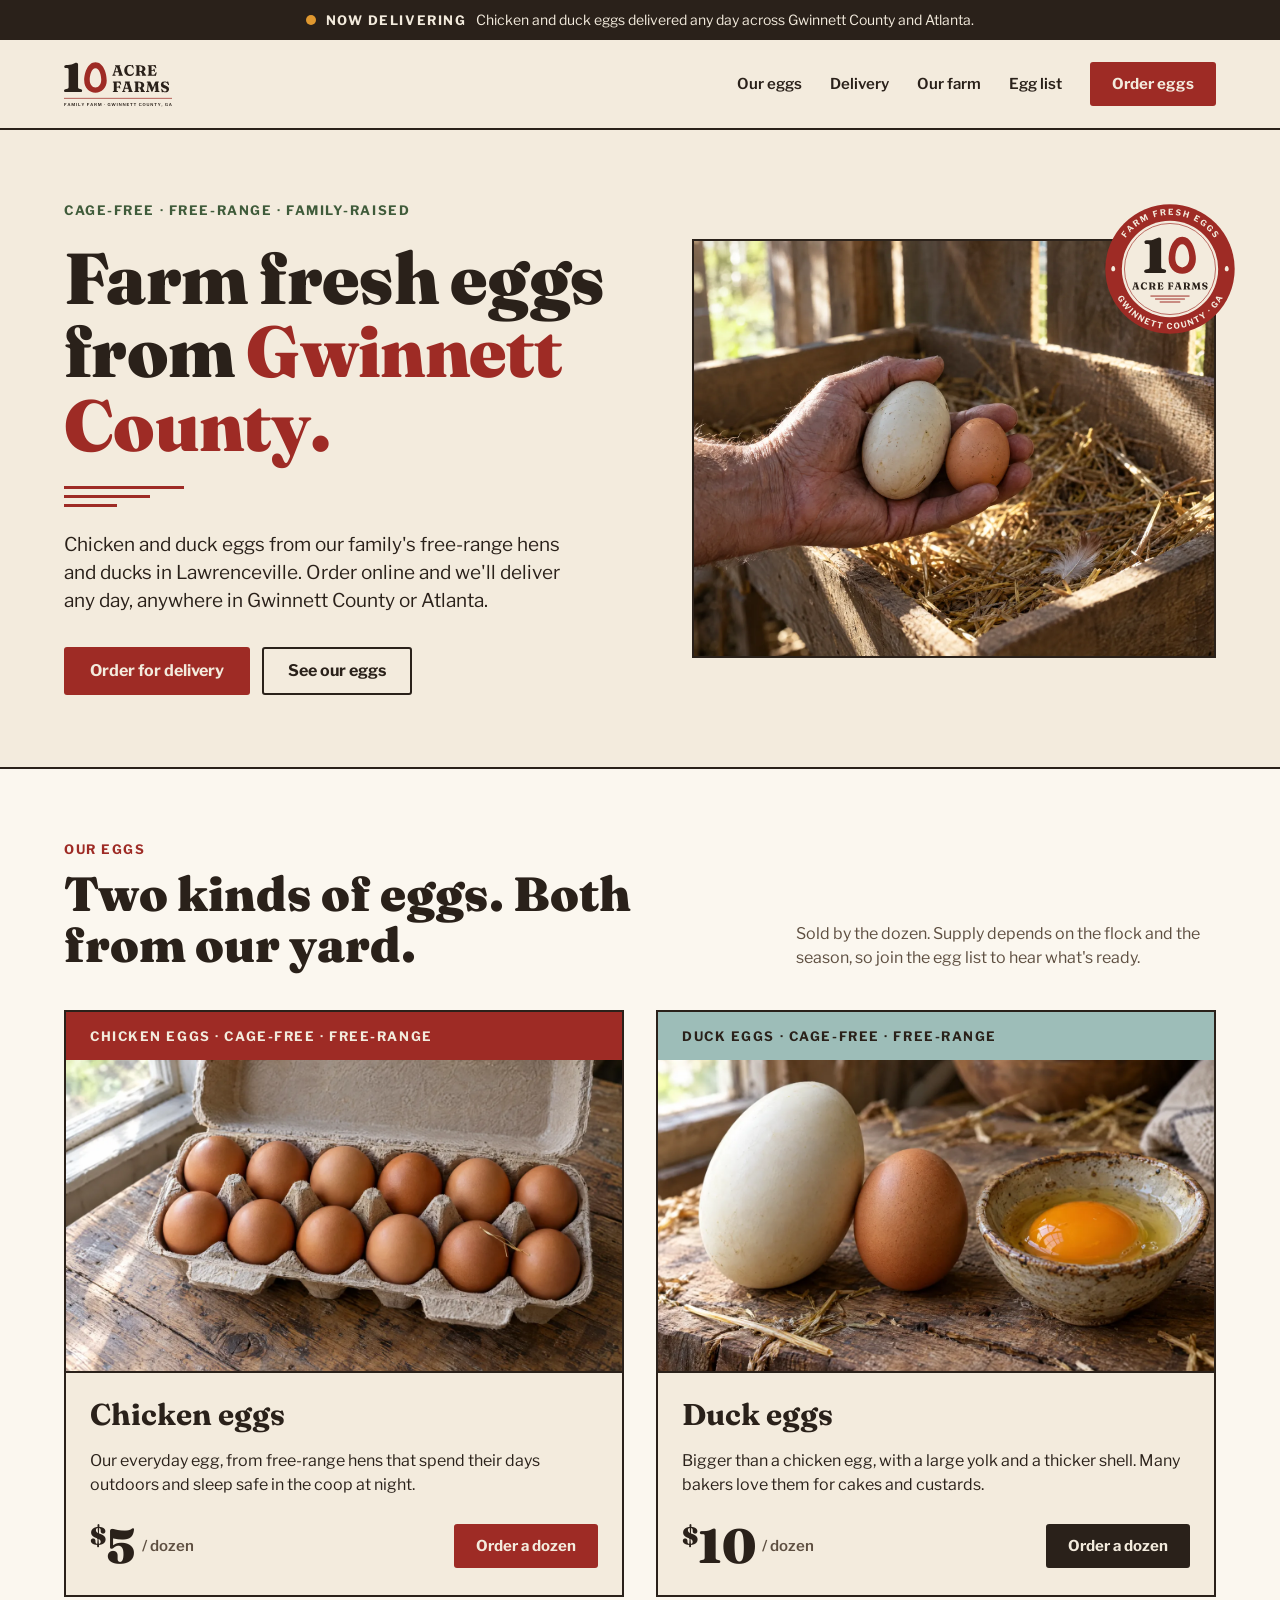
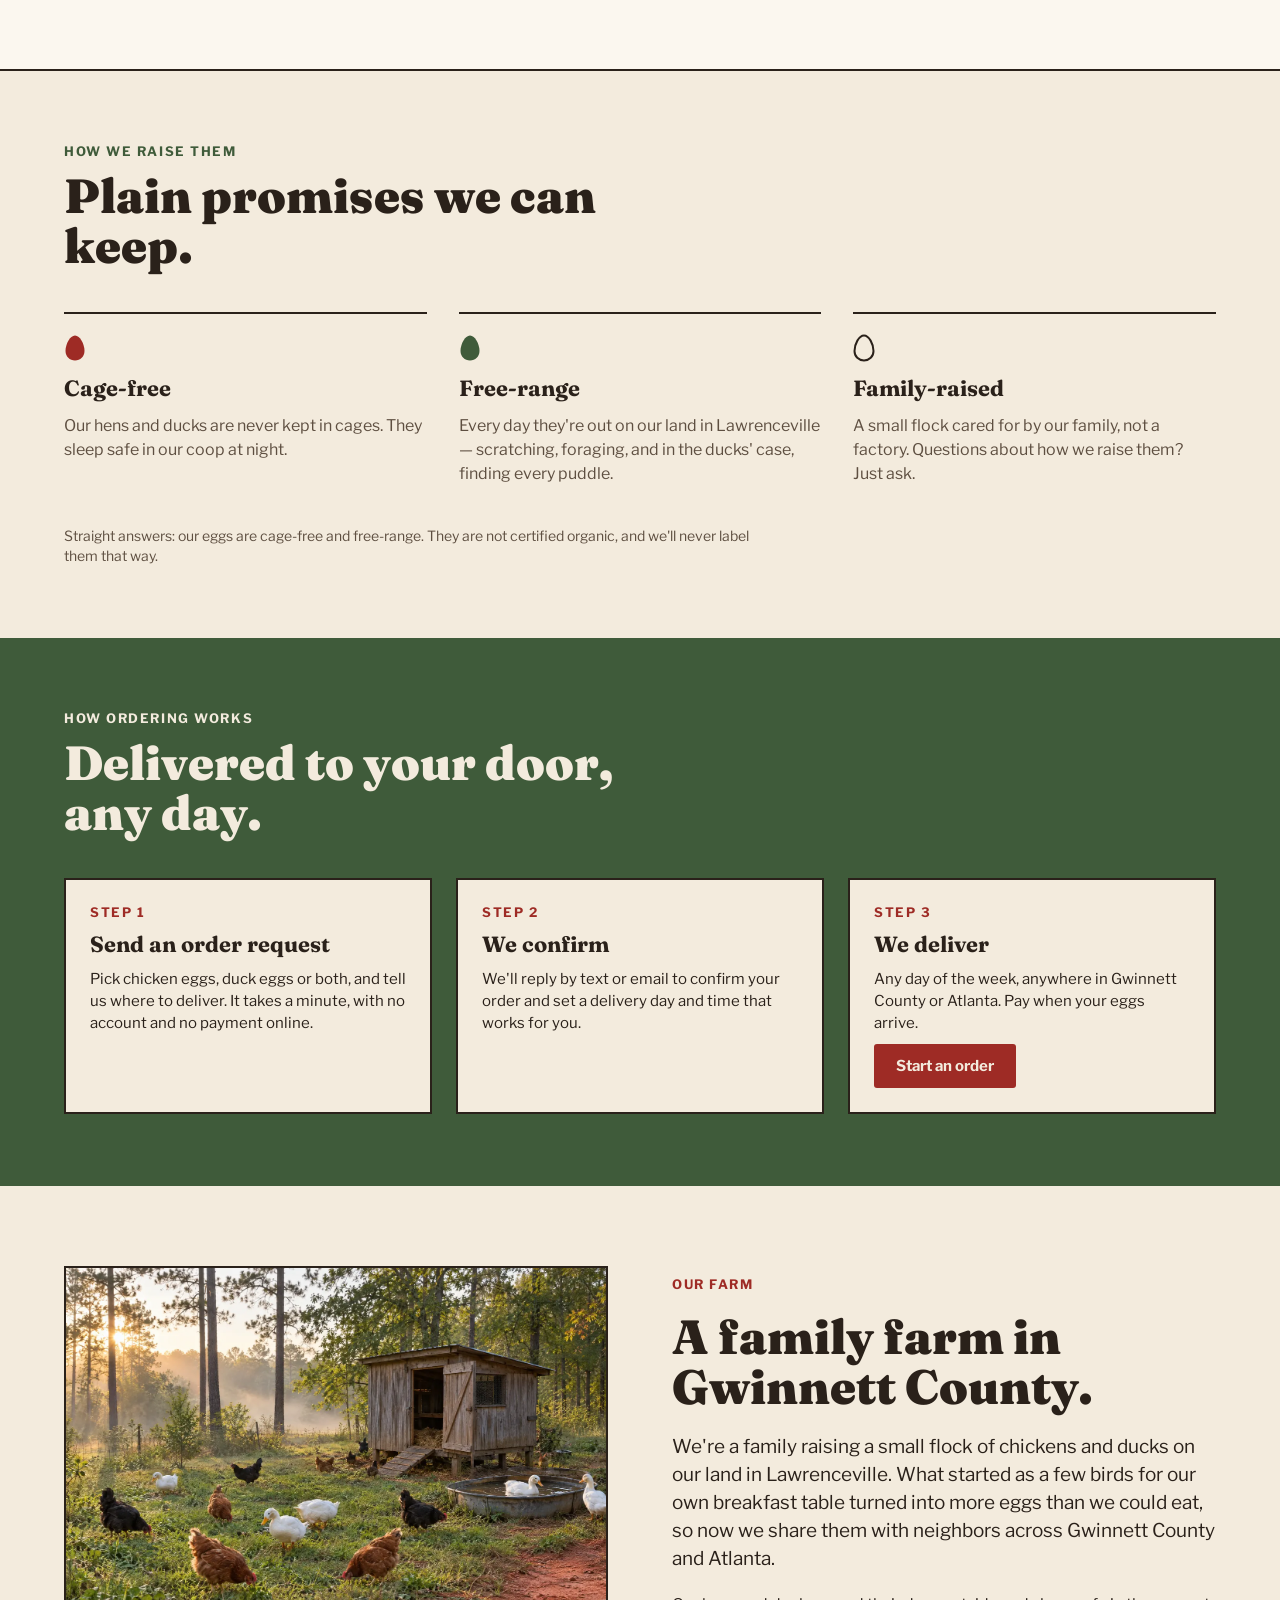
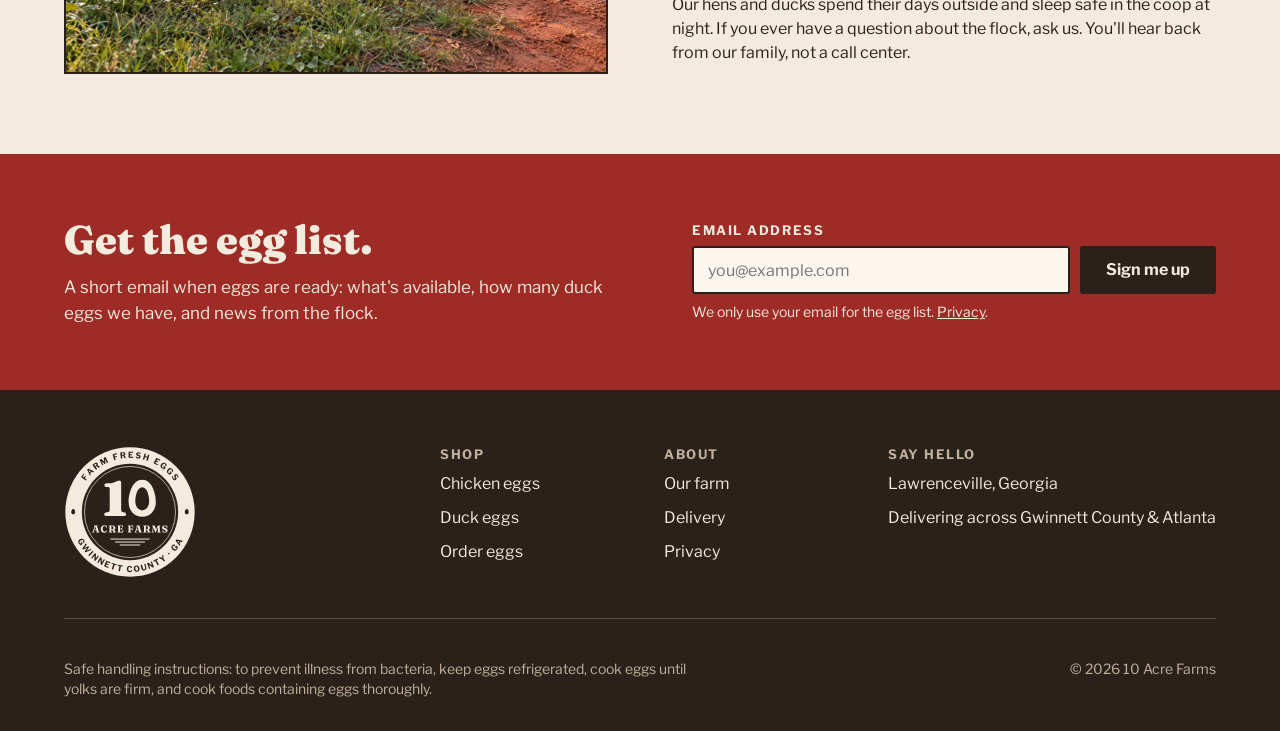
<file: index.html>
<!doctype html>
<html lang="en">
<head>
<meta charset="utf-8">
<meta name="viewport" content="width=device-width, initial-scale=1">
<title>Fresh Chicken &amp; Duck Eggs in Gwinnett County | 10 Acre Farms</title>
<meta name="description" content="Cage-free, free-range chicken and duck eggs from our Lawrenceville family farm. $5 a dozen chicken, $10 duck. Delivered any day in Gwinnett and Atlanta.">
<meta name="robots" content="index, follow">
<link rel="canonical" href="https://10acresfarms.com/">
<meta property="og:type" content="website">
<meta property="og:site_name" content="10 Acre Farms">
<meta property="og:title" content="Fresh Chicken &amp; Duck Eggs in Gwinnett County | 10 Acre Farms">
<meta property="og:description" content="Cage-free, free-range chicken and duck eggs from our Lawrenceville family farm. $5 a dozen chicken, $10 duck. Delivered any day in Gwinnett and Atlanta.">
<meta property="og:url" content="https://10acresfarms.com/">
<meta property="og:image" content="https://10acresfarms.com/assets/img/og-image.jpg">
<meta property="og:image:width" content="1200">
<meta property="og:image:height" content="630">
<meta property="og:image:alt" content="Hens and ducks in a misty pasture at sunrise beside a red coop">
<meta name="twitter:card" content="summary_large_image">
<link rel="icon" type="image/svg+xml" href="assets/img/favicon.svg">
<link rel="apple-touch-icon" href="apple-touch-icon.png">
<meta name="theme-color" content="#9E2B25">
<link rel="preconnect" href="https://fonts.googleapis.com">
<link rel="preconnect" href="https://fonts.gstatic.com" crossorigin>
<link rel="stylesheet" href="https://fonts.googleapis.com/css2?family=Courier+Prime:wght@700&amp;family=Fraunces:opsz,wght@9..144,700;9..144,900&amp;family=Libre+Franklin:wght@400;600;700&amp;display=swap">
<link rel="stylesheet" href="assets/css/styles.css">
<!-- ANALYTICS: GA4 tag goes here (DECISIONS.md D-012). Not installed yet. -->
<script type="application/ld+json">
{
  "@context": "https://schema.org",
  "@type": "LocalBusiness",
  "@id": "https://10acresfarms.com/#business",
  "name": "10 Acre Farms",
  "url": "https://10acresfarms.com/",
  "description": "Family farm in Lawrenceville, GA selling cage-free, free-range chicken and duck eggs, delivered across Gwinnett County and Atlanta.",
  "logo": "https://10acresfarms.com/apple-touch-icon.png",
  "image": "https://10acresfarms.com/assets/img/og-image.jpg",
  "address": {
    "@type": "PostalAddress",
    "addressLocality": "Lawrenceville",
    "addressRegion": "GA",
    "postalCode": "30043",
    "addressCountry": "US"
  },
  "areaServed": [
    {
      "@type": "AdministrativeArea",
      "name": "Gwinnett County, GA"
    },
    {
      "@type": "City",
      "name": "Atlanta, GA"
    }
  ],
  "priceRange": "$",
  "makesOffer": [
    {
      "@type": "Offer",
      "price": "5.00",
      "priceCurrency": "USD",
      "itemOffered": {
        "@type": "Product",
        "name": "Cage-free, free-range chicken eggs (dozen)"
      }
    },
    {
      "@type": "Offer",
      "price": "10.00",
      "priceCurrency": "USD",
      "itemOffered": {
        "@type": "Product",
        "name": "Cage-free, free-range duck eggs (dozen)"
      }
    }
  ]
}
</script>
<script type="application/ld+json">
{
  "@context": "https://schema.org",
  "@type": "WebSite",
  "name": "10 Acre Farms",
  "url": "https://10acresfarms.com/"
}
</script>
</head>
<body>
<a class="skip-link" href="#main">Skip to content</a>

<div class="fresh-bar on-dark">
  <span class="dot" aria-hidden="true"></span>
  <span class="label">Now delivering</span>
  <span class="msg">Chicken and duck eggs delivered any day across Gwinnett County and Atlanta.</span>
</div>

<header class="site-header">
  <div class="wrap">
    <a class="logo" href="./" aria-label="10 Acre Farms home">
      <img src="assets/img/logo-wordmark.svg" alt="10 Acre Farms" width="108" height="48">
    </a>
    <nav class="site-nav" aria-label="Main">
      <a href="#eggs">Our eggs</a>
      <a href="#delivery">Delivery</a>
      <a href="#farm">Our farm</a>
      <a href="#list">Egg list</a>
      <a class="btn btn--red btn--sm" href="order/" data-track="order_click">Order eggs</a>
    </nav>
  </div>
</header>

<main id="main">

  <section class="wrap hero" aria-labelledby="hero-title">
    <div class="hero__copy">
      <span class="label label--pasture">Cage-free · Free-range · Family-raised</span>
      <h1 id="hero-title">Farm fresh eggs from <span class="accent">Gwinnett County.</span></h1>
      <div class="furrow" aria-hidden="true"><span></span><span></span><span></span></div>
      <p class="lede">Chicken and duck eggs from our family's free-range hens and ducks in Lawrenceville. Order online and we'll deliver any day, anywhere in Gwinnett County or Atlanta.</p>
      <div class="actions">
        <a class="btn btn--red" href="order/" data-track="order_click">Order for delivery</a>
        <a class="btn btn--outline" href="#eggs">See our eggs</a>
      </div>
    </div>
    <div class="hero__media">
      <img class="photo ratio-5x4" src="assets/img/hero-eggs-in-hand.webp" width="1600" height="1280" fetchpriority="high" alt="A hand holding a large cream duck egg beside a smaller brown chicken egg over a straw nesting box in morning light">
      <img class="hero__badge" src="assets/img/badge.svg" alt="" width="132" height="132">
    </div>
  </section>

  <section id="eggs" class="eggs" aria-labelledby="eggs-title">
    <div class="wrap">
      <div class="eggs__head">
        <div class="section-head">
          <span class="label label--red">Our eggs</span>
          <h2 id="eggs-title">Two kinds of eggs. Both from our yard.</h2>
        </div>
        <p class="muted">Sold by the dozen. Supply depends on the flock and the season, so join the egg list to hear what's ready.</p>
      </div>

      <div class="product-grid">
        <article class="product product--chicken">
          <div class="product__band"><span class="label">Chicken eggs · Cage-free · Free-range</span></div>
          <img class="photo ratio-16x9" src="assets/img/chicken-eggs-carton.webp" width="1344" height="760" loading="lazy" alt="An open carton of a dozen brown chicken eggs on a wooden table in morning light">
          <div class="product__body">
            <h3>Chicken eggs</h3>
            <p>Our everyday egg, from free-range hens that spend their days outdoors and sleep safe in the coop at night.</p>
            <div class="product__buy">
              <p class="price" aria-label="5 dollars per dozen">
                <span class="price__cur" aria-hidden="true">$</span><span class="price__amt" aria-hidden="true">5</span><span class="price__unit" aria-hidden="true">/ dozen</span>
              </p>
              <a class="btn btn--red btn--sm" href="order/?eggs=chicken" data-track="order_click">Order a dozen</a>
            </div>
          </div>
        </article>

        <article class="product product--duck">
          <div class="product__band"><span class="label">Duck eggs · Cage-free · Free-range</span></div>
          <img class="photo ratio-16x9" src="assets/img/duck-egg-vs-chicken-egg.webp" width="1344" height="760" loading="lazy" alt="A large duck egg next to a smaller chicken egg, with a cracked duck egg showing its big orange yolk in a ceramic bowl">
          <div class="product__body">
            <h3>Duck eggs</h3>
            <p>Bigger than a chicken egg, with a large yolk and a thicker shell. Many bakers love them for cakes and custards.</p>
            <div class="product__buy">
              <p class="price" aria-label="10 dollars per dozen">
                <span class="price__cur" aria-hidden="true">$</span><span class="price__amt" aria-hidden="true">10</span><span class="price__unit" aria-hidden="true">/ dozen</span>
              </p>
              <a class="btn btn--ink btn--sm" href="order/?eggs=duck" data-track="order_click">Order a dozen</a>
            </div>
          </div>
        </article>
      </div>
    </div>
  </section>

  <section class="wrap promises" aria-labelledby="promises-title">
    <div class="section-head">
      <span class="label label--pasture">How we raise them</span>
      <h2 id="promises-title">Plain promises we can keep.</h2>
    </div>
    <div class="promise-grid">
      <div class="promise">
        <svg width="22" height="28" viewBox="0 0 22 28" aria-hidden="true"><path d="M11 1.5C6 1.5 1.5 10 1.5 17c0 5.5 4.2 9.5 9.5 9.5s9.5-4 9.5-9.5C20.5 10 16 1.5 11 1.5z" fill="#9E2B25" /></svg>
        <h3>Cage-free</h3>
        <p class="muted">Our hens and ducks are never kept in cages. They sleep safe in our coop at night.</p>
      </div>
      <div class="promise">
        <svg width="22" height="28" viewBox="0 0 22 28" aria-hidden="true"><path d="M11 1.5C6 1.5 1.5 10 1.5 17c0 5.5 4.2 9.5 9.5 9.5s9.5-4 9.5-9.5C20.5 10 16 1.5 11 1.5z" fill="#3F5B3A" /></svg>
        <h3>Free-range</h3>
        <p class="muted">Every day they're out on our land in Lawrenceville — scratching, foraging, and in the ducks' case, finding every puddle.</p>
      </div>
      <div class="promise">
        <svg width="22" height="28" viewBox="0 0 22 28" aria-hidden="true"><path d="M11 1.5C6 1.5 1.5 10 1.5 17c0 5.5 4.2 9.5 9.5 9.5s9.5-4 9.5-9.5C20.5 10 16 1.5 11 1.5z" fill="none" stroke="#2A211A" stroke-width="2"/></svg>
        <h3>Family-raised</h3>
        <p class="muted">A small flock cared for by our family, not a factory. Questions about how we raise them? Just ask.</p>
      </div>
    </div>
    <p class="fine muted">Straight answers: our eggs are cage-free and free-range. They are not certified organic, and we'll never label them that way.</p>
  </section>

  <section id="delivery" class="where" aria-labelledby="delivery-title">
    <div class="wrap">
      <div class="section-head">
        <span class="label">How ordering works</span>
        <h2 id="delivery-title">Delivered to your door, any day.</h2>
      </div>
      <ol class="where-grid steps">
        <li class="where-card">
          <span class="label label--red">Step 1</span>
          <h3>Send an order request</h3>
          <p>Pick chicken eggs, duck eggs or both, and tell us where to deliver. It takes a minute, with no account and no payment online.</p>
        </li>
        <li class="where-card">
          <span class="label label--red">Step 2</span>
          <h3>We confirm</h3>
          <p>We'll reply by text or email to confirm your order and set a delivery day and time that works for you.</p>
        </li>
        <li id="order" class="where-card">
          <span class="label label--red">Step 3</span>
          <h3>We deliver</h3>
          <p>Any day of the week, anywhere in Gwinnett County or Atlanta. Pay when your eggs arrive.</p>
          <a class="btn btn--red btn--sm" href="order/" data-track="order_click">Start an order</a>
        </li>
      </ol>
    </div>
  </section>

  <section id="farm" class="wrap farm" aria-labelledby="farm-title">
    <div class="farm__media">
      <!-- Swap for a real photo of the family with the flock when you have one (keep the 4:3 shape). -->
      <img class="photo ratio-4x3" src="assets/img/flock-free-range.webp" width="1400" height="1045" loading="lazy" alt="Hens and white ducks foraging on grass outside a wooden coop under tall pines in early morning light">
    </div>
    <div class="farm__copy">
      <span class="label label--red">Our farm</span>
      <h2 id="farm-title">A family farm in Gwinnett County.</h2>
      <!-- DRAFT farm story written for the owner (2026-10-03). Owner to review and personalize. -->
      <p class="lede">We're a family raising a small flock of chickens and ducks on our land in Lawrenceville. What started as a few birds for our own breakfast table turned into more eggs than we could eat, so now we share them with neighbors across Gwinnett County and Atlanta.</p>
      <p>Our hens and ducks spend their days outside and sleep safe in the coop at night. If you ever have a question about the flock, ask us. You'll hear back from our family, not a call center.</p>
    </div>
  </section>

  <section id="list" class="egg-list on-dark" aria-labelledby="list-title">
    <div class="wrap">
      <div class="egg-list__copy">
        <h2 id="list-title">Get the egg list.</h2>
        <p>A short email when eggs are ready: what's available, how many duck eggs we have, and news from the flock.</p>
      </div>
      <form id="signup-form" class="signup" action="https://formsubmit.co/shajanthomas12@gmail.com" method="post" data-thanks="thank-you/?list=1">
        <input type="hidden" name="_subject" value="New egg list signup - 10 Acre Farms">
        <input type="hidden" name="_template" value="table">
        <input type="hidden" name="_captcha" value="false">
        <input type="hidden" name="_next" value="https://10acresfarms.com/thank-you/">
        <div class="hp" aria-hidden="true"><label>Leave this empty <input type="text" name="_honey" tabindex="-1" autocomplete="off"></label></div>
        <label class="label" for="email">Email address</label>
        <div class="signup__row">
          <input id="email" name="email" type="email" autocomplete="email" placeholder="you@example.com" required>
          <button class="btn btn--ink" type="submit">Sign me up</button>
        </div>
        <p class="signup__status">We only use your email for the egg list. <a href="privacy/" style="color:inherit">Privacy</a>.</p>
      </form>
    </div>
  </section>

</main>

<footer class="site-footer on-dark">
  <div class="wrap">
    <div class="footer-top">
      <img class="badge" src="assets/img/badge-reverse.svg" alt="10 Acre Farms — Farm fresh eggs, Gwinnett County, GA" width="132" height="132">
      <div class="footer-cols">
        <nav class="footer-col" aria-label="Shop">
          <span class="label">Shop</span>
          <a href="#eggs">Chicken eggs</a>
          <a href="#eggs">Duck eggs</a>
          <a href="order/" data-track="order_click">Order eggs</a>
        </nav>
        <nav class="footer-col" aria-label="About">
          <span class="label">About</span>
          <a href="#farm">Our farm</a>
          <a href="#delivery">Delivery</a>
          <a href="privacy/">Privacy</a>
        </nav>
        <div class="footer-col">
          <span class="label">Say hello</span>
          <!-- TODO(owner): add farm email (mailto: link) and social links (Facebook / Instagram) when ready. -->
          <span>Lawrenceville, Georgia</span>
          <span>Delivering across Gwinnett County &amp; Atlanta</span>
        </div>
      </div>
    </div>
    <div class="footer-rule"></div>
    <div class="footer-bottom">
      <span>Safe handling instructions: to prevent illness from bacteria, keep eggs refrigerated, cook eggs until yolks are firm, and cook foods containing eggs thoroughly.</span>
      <span>&copy; 2026 10 Acre Farms</span>
    </div>
  </div>
</footer>
<script src="assets/js/site.js" defer></script>
</body>
</html>
</file>
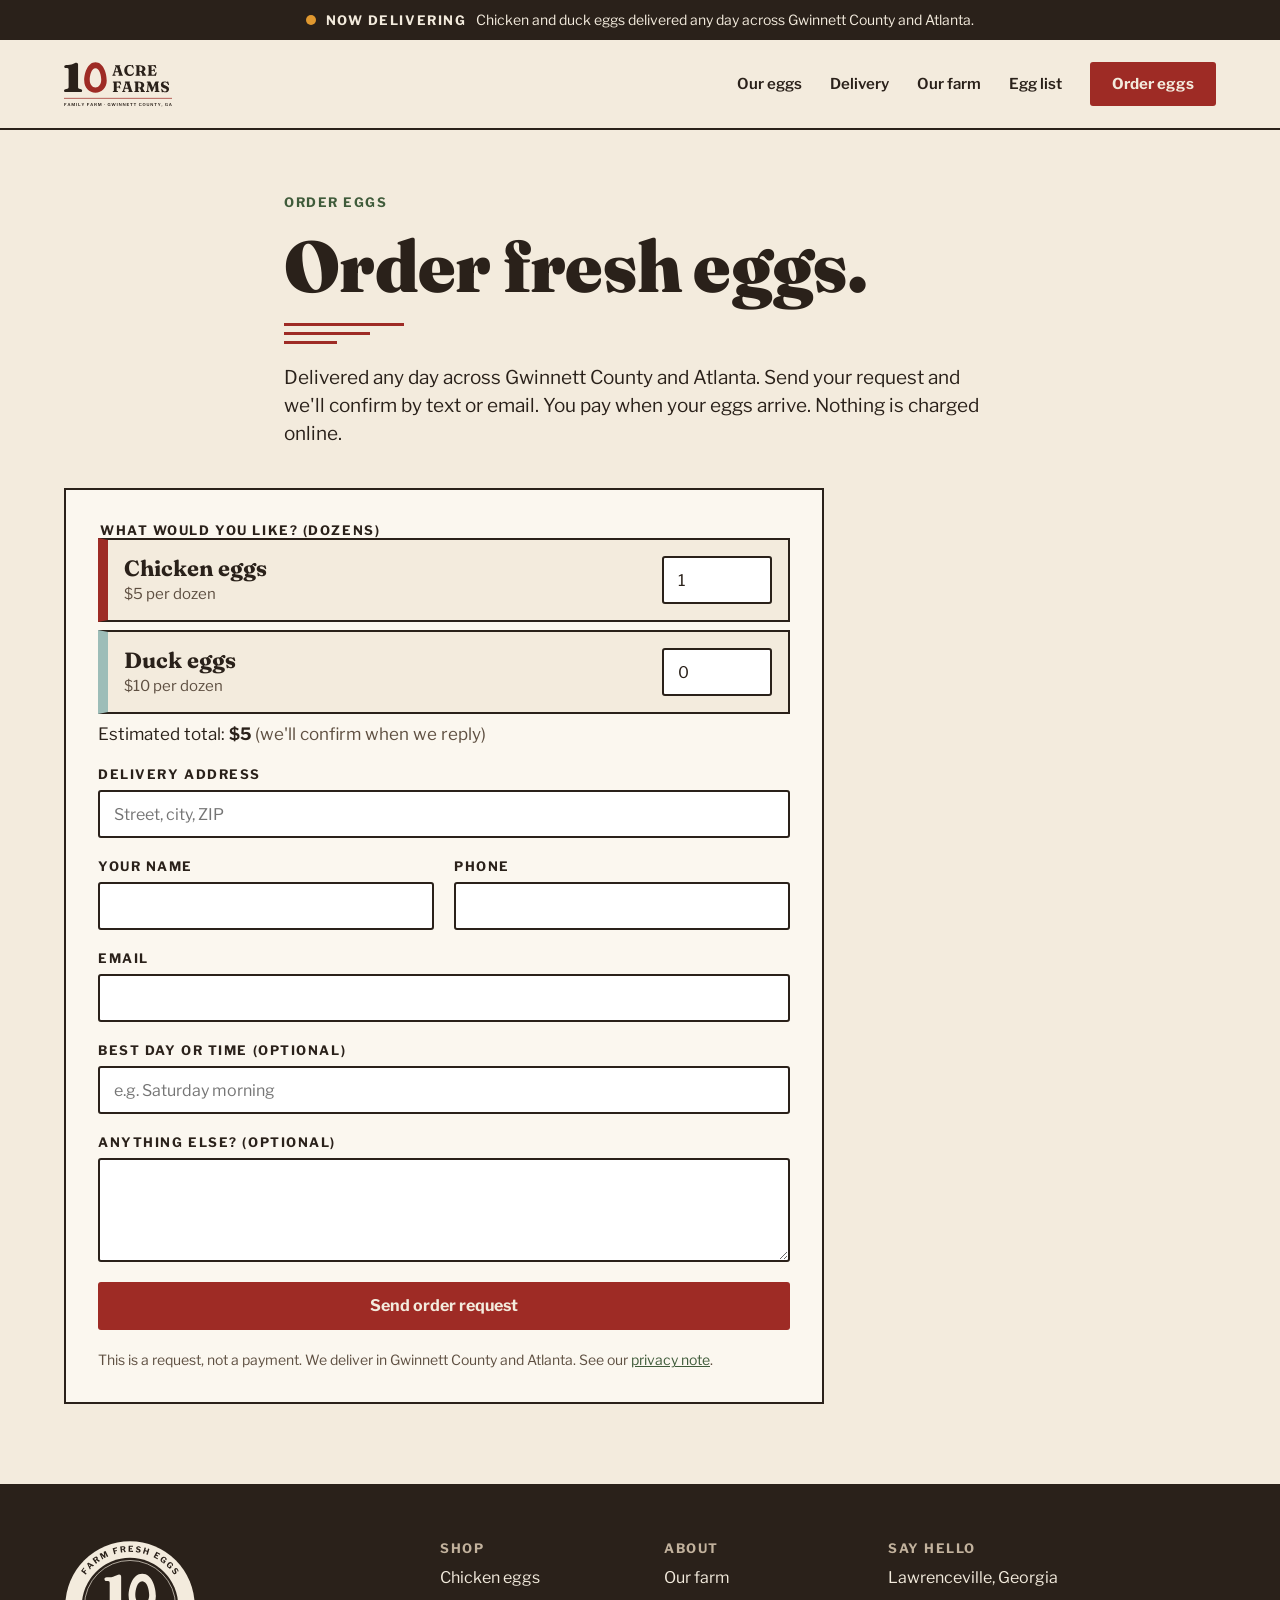
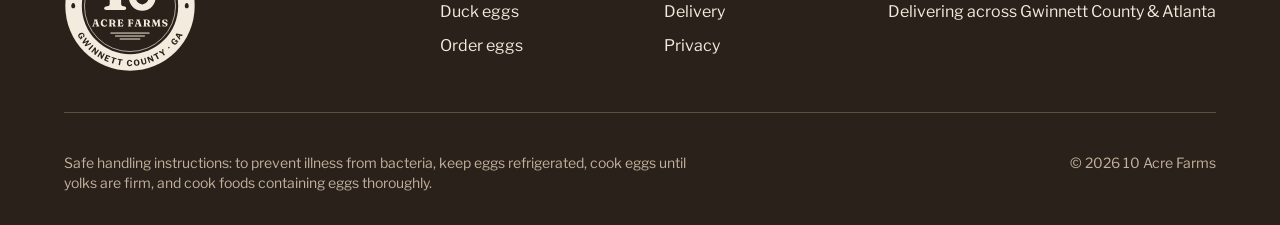
<file: order/index.html>
<!doctype html>
<html lang="en">
<head>
<meta charset="utf-8">
<meta name="viewport" content="width=device-width, initial-scale=1">
<title>Order Eggs for Delivery | 10 Acre Farms</title>
<meta name="description" content="Order cage-free, free-range chicken eggs ($5/dozen) and duck eggs ($10/dozen) for delivery any day in Gwinnett County and Atlanta. Pay on delivery.">
<meta name="robots" content="index, follow">
<link rel="canonical" href="https://10acresfarms.com/order/">
<meta property="og:type" content="website">
<meta property="og:site_name" content="10 Acre Farms">
<meta property="og:title" content="Order Eggs for Delivery | 10 Acre Farms">
<meta property="og:description" content="Order cage-free, free-range chicken eggs ($5/dozen) and duck eggs ($10/dozen) for delivery any day in Gwinnett County and Atlanta. Pay on delivery.">
<meta property="og:url" content="https://10acresfarms.com/order/">
<meta property="og:image" content="https://10acresfarms.com/assets/img/og-image.jpg">
<meta name="twitter:card" content="summary_large_image">
<link rel="icon" type="image/svg+xml" href="../assets/img/favicon.svg">
<link rel="apple-touch-icon" href="../apple-touch-icon.png">
<meta name="theme-color" content="#9E2B25">
<link rel="preconnect" href="https://fonts.googleapis.com">
<link rel="preconnect" href="https://fonts.gstatic.com" crossorigin>
<link rel="stylesheet" href="https://fonts.googleapis.com/css2?family=Courier+Prime:wght@700&amp;family=Fraunces:opsz,wght@9..144,700;9..144,900&amp;family=Libre+Franklin:wght@400;600;700&amp;display=swap">
<link rel="stylesheet" href="../assets/css/styles.css">
<!-- ANALYTICS: GA4 tag goes here (DECISIONS.md D-012). Not installed yet. -->
</head>
<body>
<a class="skip-link" href="#main">Skip to content</a>

<div class="fresh-bar on-dark">
  <span class="dot" aria-hidden="true"></span>
  <span class="label">Now delivering</span>
  <span class="msg">Chicken and duck eggs delivered any day across Gwinnett County and Atlanta.</span>
</div>

<header class="site-header">
  <div class="wrap">
    <a class="logo" href="../" aria-label="10 Acre Farms home">
      <img src="../assets/img/logo-wordmark.svg" alt="10 Acre Farms" width="108" height="48">
    </a>
    <nav class="site-nav" aria-label="Main">
      <a href="../#eggs">Our eggs</a>
      <a href="../#delivery">Delivery</a>
      <a href="../#farm">Our farm</a>
      <a href="../#list">Egg list</a>
      <a class="btn btn--red btn--sm" href="../order/" data-track="order_click">Order eggs</a>
    </nav>
  </div>
</header>

<main id="main">

  <section class="wrap page-head">
    <span class="label label--pasture">Order eggs</span>
    <h1>Order fresh eggs.</h1>
    <div class="furrow" aria-hidden="true"><span></span><span></span><span></span></div>
    <p class="lede">Delivered any day across Gwinnett County and Atlanta. Send your request and we'll confirm by text or email. You pay when your eggs arrive. Nothing is charged online.</p>
  </section>

  <section class="wrap form-wrap">
    <form id="order-form" class="form-card" action="https://formsubmit.co/shajanthomas12@gmail.com" method="post" data-thanks="../thank-you/">
      <input type="hidden" name="_subject" value="New egg order - 10 Acre Farms">
        <input type="hidden" name="_template" value="table">
        <input type="hidden" name="_captcha" value="false">
        <input type="hidden" name="_next" value="https://10acresfarms.com/thank-you/">
        <div class="hp" aria-hidden="true"><label>Leave this empty <input type="text" name="_honey" tabindex="-1" autocomplete="off"></label></div>
      <fieldset class="field">
        <legend class="label">What would you like? (dozens)</legend>
        <div class="qty-row qty-row--chicken"><label for="chicken"><strong>Chicken eggs</strong><span>$5 per dozen</span></label><input id="chicken" type="number" name="Chicken eggs (dozen)" min="0" max="20" value="1" inputmode="numeric" data-qty data-price="5"></div>
        <div class="qty-row qty-row--duck"><label for="duck"><strong>Duck eggs</strong><span>$10 per dozen</span></label><input id="duck" type="number" name="Duck eggs (dozen)" min="0" max="20" value="0" inputmode="numeric" data-qty data-price="10"></div>
        <p class="total">Estimated total: <strong id="order-total">$5</strong> <span class="muted">(we'll confirm when we reply)</span></p>
        <p id="order-error" class="form-error" role="alert">Please choose at least one dozen.</p>
      </fieldset>
      <div class="field"><label class="label" for="address">Delivery address</label><input id="address" type="text" name="Delivery address" autocomplete="street-address" placeholder="Street, city, ZIP" required></div>
      <div class="field-row">
        <div class="field"><label class="label" for="name">Your name</label><input id="name" type="text" name="Name" autocomplete="name" required></div>
        <div class="field"><label class="label" for="phone">Phone</label><input id="phone" type="tel" name="Phone" autocomplete="tel" required></div>
      </div>
      <div class="field"><label class="label" for="o-email">Email</label><input id="o-email" type="email" name="email" autocomplete="email" required></div>
      <div class="field"><label class="label" for="when">Best day or time (optional)</label><input id="when" type="text" name="Preferred delivery day or time" placeholder="e.g. Saturday morning"></div>
      <div class="field"><label class="label" for="notes">Anything else? (optional)</label><textarea id="notes" name="Notes" rows="4"></textarea></div>
      <button class="btn btn--red" type="submit">Send order request</button>
      <p class="fine muted">This is a request, not a payment. We deliver in Gwinnett County and Atlanta. See our <a href="../privacy/">privacy note</a>.</p>
    </form>
  </section>

</main>

<footer class="site-footer on-dark">
  <div class="wrap">
    <div class="footer-top">
      <img class="badge" src="../assets/img/badge-reverse.svg" alt="10 Acre Farms — Farm fresh eggs, Gwinnett County, GA" width="132" height="132">
      <div class="footer-cols">
        <nav class="footer-col" aria-label="Shop">
          <span class="label">Shop</span>
          <a href="../#eggs">Chicken eggs</a>
          <a href="../#eggs">Duck eggs</a>
          <a href="../order/" data-track="order_click">Order eggs</a>
        </nav>
        <nav class="footer-col" aria-label="About">
          <span class="label">About</span>
          <a href="../#farm">Our farm</a>
          <a href="../#delivery">Delivery</a>
          <a href="../privacy/">Privacy</a>
        </nav>
        <div class="footer-col">
          <span class="label">Say hello</span>
          <!-- TODO(owner): add farm email (mailto: link) and social links (Facebook / Instagram) when ready. -->
          <span>Lawrenceville, Georgia</span>
          <span>Delivering across Gwinnett County &amp; Atlanta</span>
        </div>
      </div>
    </div>
    <div class="footer-rule"></div>
    <div class="footer-bottom">
      <span>Safe handling instructions: to prevent illness from bacteria, keep eggs refrigerated, cook eggs until yolks are firm, and cook foods containing eggs thoroughly.</span>
      <span>&copy; 2026 10 Acre Farms</span>
    </div>
  </div>
</footer>
<script src="../assets/js/site.js" defer></script>
</body>
</html>
</file>
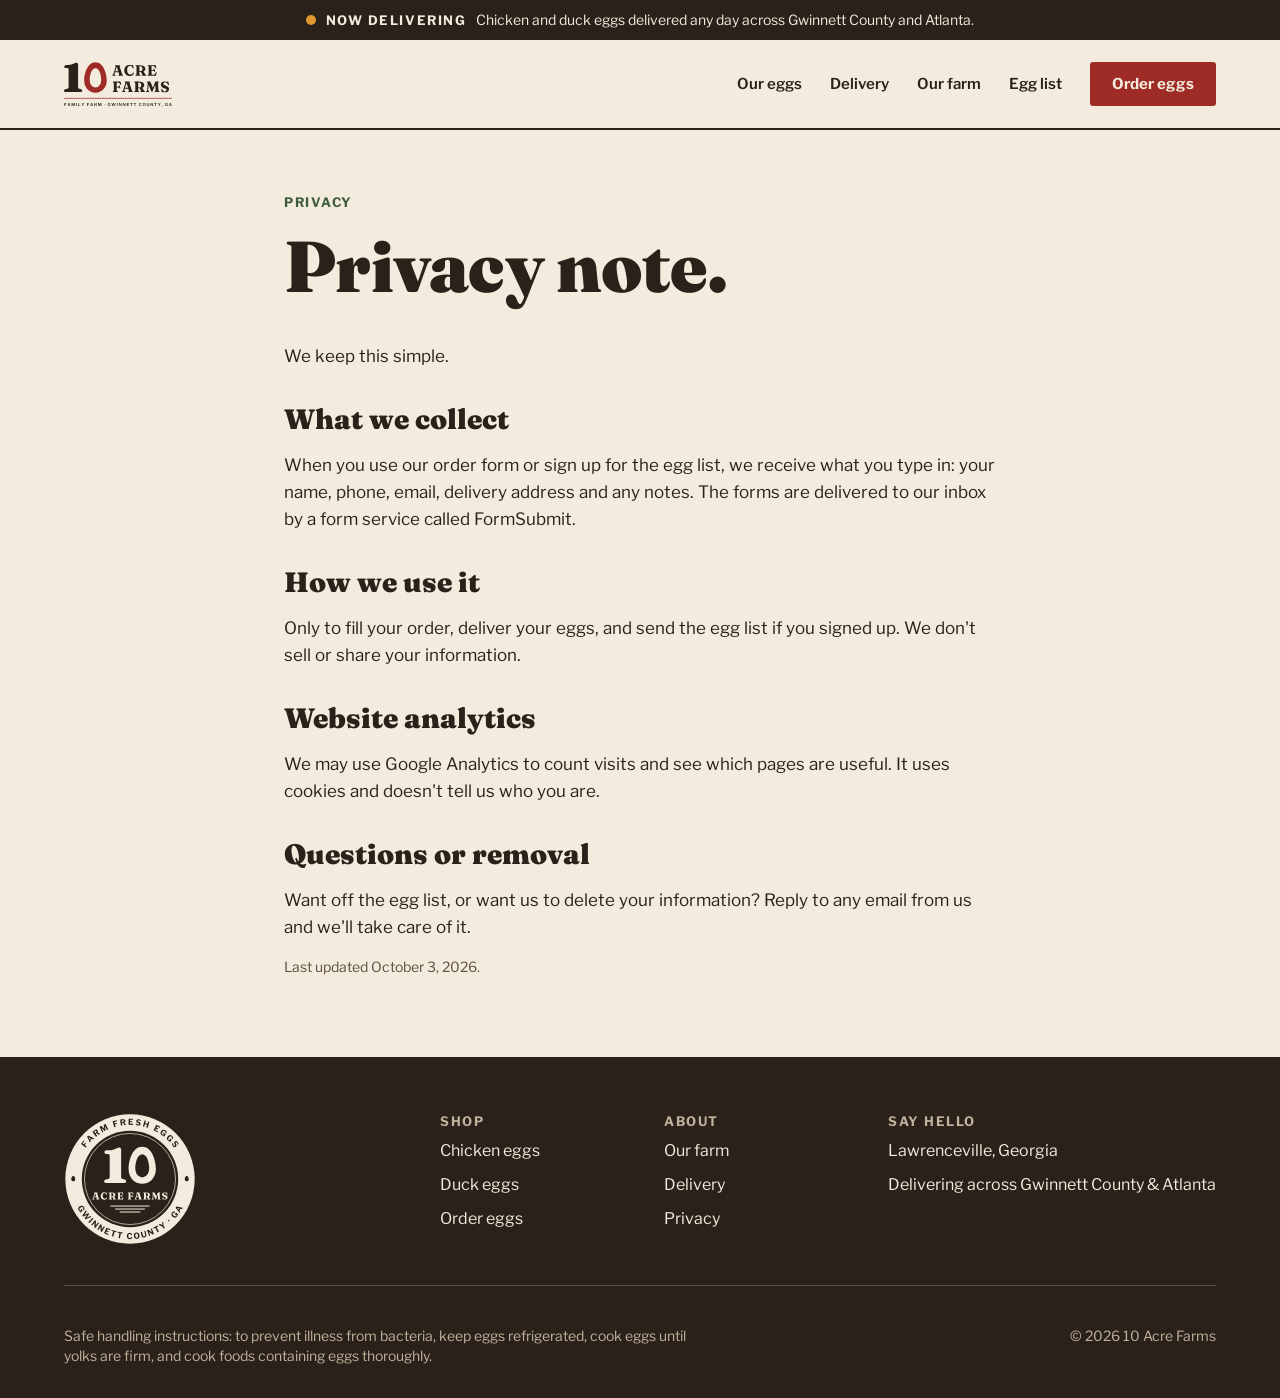
<file: privacy/index.html>
<!doctype html>
<html lang="en">
<head>
<meta charset="utf-8">
<meta name="viewport" content="width=device-width, initial-scale=1">
<title>Privacy | 10 Acre Farms</title>
<meta name="description" content="How 10 Acre Farms handles the information you send through our order and egg list forms.">
<meta name="robots" content="index, follow">
<link rel="canonical" href="https://10acresfarms.com/privacy/">
<meta property="og:type" content="website">
<meta property="og:site_name" content="10 Acre Farms">
<meta property="og:title" content="Privacy | 10 Acre Farms">
<meta property="og:description" content="How 10 Acre Farms handles the information you send through our order and egg list forms.">
<meta property="og:url" content="https://10acresfarms.com/privacy/">
<meta property="og:image" content="https://10acresfarms.com/assets/img/og-image.jpg">
<meta name="twitter:card" content="summary_large_image">
<link rel="icon" type="image/svg+xml" href="../assets/img/favicon.svg">
<link rel="apple-touch-icon" href="../apple-touch-icon.png">
<meta name="theme-color" content="#9E2B25">
<link rel="preconnect" href="https://fonts.googleapis.com">
<link rel="preconnect" href="https://fonts.gstatic.com" crossorigin>
<link rel="stylesheet" href="https://fonts.googleapis.com/css2?family=Courier+Prime:wght@700&amp;family=Fraunces:opsz,wght@9..144,700;9..144,900&amp;family=Libre+Franklin:wght@400;600;700&amp;display=swap">
<link rel="stylesheet" href="../assets/css/styles.css">
<!-- ANALYTICS: GA4 tag goes here (DECISIONS.md D-012). Not installed yet. -->
</head>
<body>
<a class="skip-link" href="#main">Skip to content</a>

<div class="fresh-bar on-dark">
  <span class="dot" aria-hidden="true"></span>
  <span class="label">Now delivering</span>
  <span class="msg">Chicken and duck eggs delivered any day across Gwinnett County and Atlanta.</span>
</div>

<header class="site-header">
  <div class="wrap">
    <a class="logo" href="../" aria-label="10 Acre Farms home">
      <img src="../assets/img/logo-wordmark.svg" alt="10 Acre Farms" width="108" height="48">
    </a>
    <nav class="site-nav" aria-label="Main">
      <a href="../#eggs">Our eggs</a>
      <a href="../#delivery">Delivery</a>
      <a href="../#farm">Our farm</a>
      <a href="../#list">Egg list</a>
      <a class="btn btn--red btn--sm" href="../order/" data-track="order_click">Order eggs</a>
    </nav>
  </div>
</header>

<main id="main">

  <section class="wrap page-head">
    <span class="label label--pasture">Privacy</span>
    <h1>Privacy note.</h1>
  </section>
  <section class="wrap prose">
    <p>We keep this simple.</p>
    <h2>What we collect</h2>
    <p>When you use our order form or sign up for the egg list, we receive what you type in: your name, phone, email, delivery address and any notes. The forms are delivered to our inbox by a form service called FormSubmit.</p>
    <h2>How we use it</h2>
    <p>Only to fill your order, deliver your eggs, and send the egg list if you signed up. We don't sell or share your information.</p>
    <h2>Website analytics</h2>
    <p>We may use Google Analytics to count visits and see which pages are useful. It uses cookies and doesn't tell us who you are.</p>
    <h2>Questions or removal</h2>
    <p>Want off the egg list, or want us to delete your information? Reply to any email from us and we'll take care of it.</p>
    <p class="fine muted">Last updated October 3, 2026.</p>
  </section>
</main>

<footer class="site-footer on-dark">
  <div class="wrap">
    <div class="footer-top">
      <img class="badge" src="../assets/img/badge-reverse.svg" alt="10 Acre Farms — Farm fresh eggs, Gwinnett County, GA" width="132" height="132">
      <div class="footer-cols">
        <nav class="footer-col" aria-label="Shop">
          <span class="label">Shop</span>
          <a href="../#eggs">Chicken eggs</a>
          <a href="../#eggs">Duck eggs</a>
          <a href="../order/" data-track="order_click">Order eggs</a>
        </nav>
        <nav class="footer-col" aria-label="About">
          <span class="label">About</span>
          <a href="../#farm">Our farm</a>
          <a href="../#delivery">Delivery</a>
          <a href="../privacy/">Privacy</a>
        </nav>
        <div class="footer-col">
          <span class="label">Say hello</span>
          <!-- TODO(owner): add farm email (mailto: link) and social links (Facebook / Instagram) when ready. -->
          <span>Lawrenceville, Georgia</span>
          <span>Delivering across Gwinnett County &amp; Atlanta</span>
        </div>
      </div>
    </div>
    <div class="footer-rule"></div>
    <div class="footer-bottom">
      <span>Safe handling instructions: to prevent illness from bacteria, keep eggs refrigerated, cook eggs until yolks are firm, and cook foods containing eggs thoroughly.</span>
      <span>&copy; 2026 10 Acre Farms</span>
    </div>
  </div>
</footer>
<script src="../assets/js/site.js" defer></script>
</body>
</html>
</file>
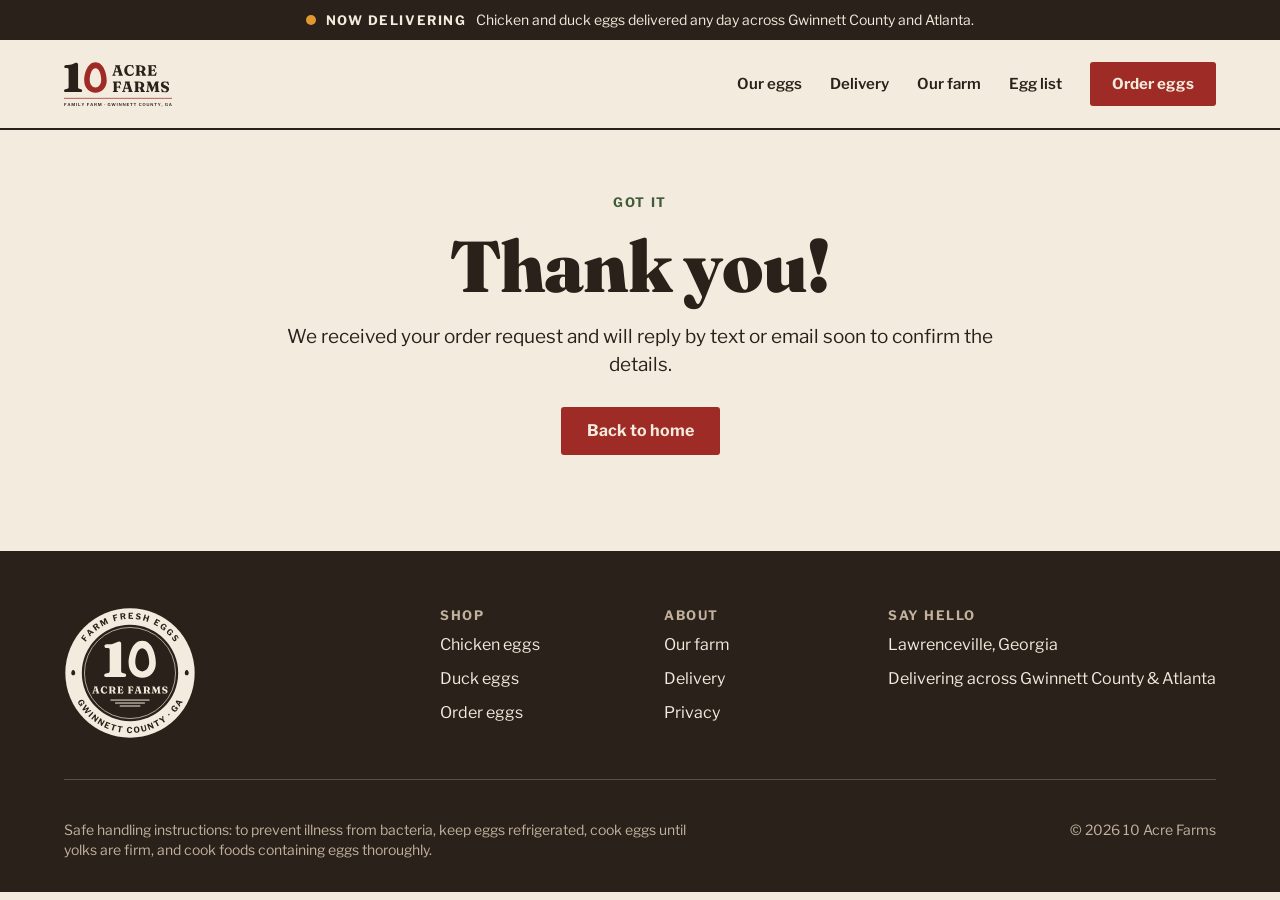
<file: thank-you/index.html>
<!doctype html>
<html lang="en">
<head>
<meta charset="utf-8">
<meta name="viewport" content="width=device-width, initial-scale=1">
<title>Thank You | 10 Acre Farms</title>
<meta name="description" content="Thanks for contacting 10 Acre Farms. We&#x27;ll be in touch soon.">
<meta name="robots" content="noindex">
<link rel="canonical" href="https://10acresfarms.com/thank-you/">
<meta property="og:type" content="website">
<meta property="og:site_name" content="10 Acre Farms">
<meta property="og:title" content="Thank You | 10 Acre Farms">
<meta property="og:description" content="Thanks for contacting 10 Acre Farms. We&#x27;ll be in touch soon.">
<meta property="og:url" content="https://10acresfarms.com/thank-you/">
<meta property="og:image" content="https://10acresfarms.com/assets/img/og-image.jpg">
<meta name="twitter:card" content="summary_large_image">
<link rel="icon" type="image/svg+xml" href="../assets/img/favicon.svg">
<link rel="apple-touch-icon" href="../apple-touch-icon.png">
<meta name="theme-color" content="#9E2B25">
<link rel="preconnect" href="https://fonts.googleapis.com">
<link rel="preconnect" href="https://fonts.gstatic.com" crossorigin>
<link rel="stylesheet" href="https://fonts.googleapis.com/css2?family=Courier+Prime:wght@700&amp;family=Fraunces:opsz,wght@9..144,700;9..144,900&amp;family=Libre+Franklin:wght@400;600;700&amp;display=swap">
<link rel="stylesheet" href="../assets/css/styles.css">
<!-- ANALYTICS: GA4 tag goes here (DECISIONS.md D-012). Not installed yet. -->
</head>
<body>
<a class="skip-link" href="#main">Skip to content</a>

<div class="fresh-bar on-dark">
  <span class="dot" aria-hidden="true"></span>
  <span class="label">Now delivering</span>
  <span class="msg">Chicken and duck eggs delivered any day across Gwinnett County and Atlanta.</span>
</div>

<header class="site-header">
  <div class="wrap">
    <a class="logo" href="../" aria-label="10 Acre Farms home">
      <img src="../assets/img/logo-wordmark.svg" alt="10 Acre Farms" width="108" height="48">
    </a>
    <nav class="site-nav" aria-label="Main">
      <a href="../#eggs">Our eggs</a>
      <a href="../#delivery">Delivery</a>
      <a href="../#farm">Our farm</a>
      <a href="../#list">Egg list</a>
      <a class="btn btn--red btn--sm" href="../order/" data-track="order_click">Order eggs</a>
    </nav>
  </div>
</header>

<main id="main">

  <section class="wrap page-head page-head--center">
    <span class="label label--pasture">Got it</span>
    <h1>Thank you!</h1>
    <p class="lede" id="thanks-msg">We received your order request and will reply by text or email soon to confirm the details.</p>
    <div class="actions"><a class="btn btn--red" href="../">Back to home</a></div>
  </section>
</main>

<footer class="site-footer on-dark">
  <div class="wrap">
    <div class="footer-top">
      <img class="badge" src="../assets/img/badge-reverse.svg" alt="10 Acre Farms — Farm fresh eggs, Gwinnett County, GA" width="132" height="132">
      <div class="footer-cols">
        <nav class="footer-col" aria-label="Shop">
          <span class="label">Shop</span>
          <a href="../#eggs">Chicken eggs</a>
          <a href="../#eggs">Duck eggs</a>
          <a href="../order/" data-track="order_click">Order eggs</a>
        </nav>
        <nav class="footer-col" aria-label="About">
          <span class="label">About</span>
          <a href="../#farm">Our farm</a>
          <a href="../#delivery">Delivery</a>
          <a href="../privacy/">Privacy</a>
        </nav>
        <div class="footer-col">
          <span class="label">Say hello</span>
          <!-- TODO(owner): add farm email (mailto: link) and social links (Facebook / Instagram) when ready. -->
          <span>Lawrenceville, Georgia</span>
          <span>Delivering across Gwinnett County &amp; Atlanta</span>
        </div>
      </div>
    </div>
    <div class="footer-rule"></div>
    <div class="footer-bottom">
      <span>Safe handling instructions: to prevent illness from bacteria, keep eggs refrigerated, cook eggs until yolks are firm, and cook foods containing eggs thoroughly.</span>
      <span>&copy; 2026 10 Acre Farms</span>
    </div>
  </div>
</footer>
<script src="../assets/js/site.js" defer></script>
</body>
</html>
</file>
<file: assets/css/styles.css>
/* 10 Acre Farms — site styles
   Tokens come from the 10 Acre Farms brand system. Change colours here, not inline. */

:root {
  --paper: #F3EBDD;
  --paper-raised: #FBF7EF;
  --ink: #2A211A;
  --ink-muted: #5E4F41;
  --ink-soft-on-dark: #C2B29D;
  --barn-red: #9E2B25;
  --pasture: #3F5B3A;
  --yolk: #E0982F;
  --duck-blue: #9DBDB8;
  --kraft: #C9A77C;

  --font-display: "Fraunces", Georgia, "Times New Roman", serif;
  --font-sans: "Libre Franklin", "Franklin Gothic Medium", Arial, sans-serif;
  --font-stamp: "Courier Prime", "Courier New", monospace;

  --radius-sm: 3px;
  --max: 1200px;
}

*, *::before, *::after { box-sizing: border-box; }

html { scroll-behavior: smooth; }
@media (prefers-reduced-motion: reduce) { html { scroll-behavior: auto; } }

body {
  margin: 0;
  background: var(--paper);
  color: var(--ink);
  font-family: var(--font-sans);
  font-size: 16px;
  line-height: 24px;
  -webkit-font-smoothing: antialiased;
}

img { max-width: 100%; display: block; }
a { color: var(--pasture); }
a:hover { color: var(--ink); }
:focus-visible { outline: 2px solid var(--ink); outline-offset: 2px; }
.on-dark :focus-visible { outline-color: var(--paper); }

.wrap { max-width: var(--max); margin: 0 auto; padding-left: 24px; padding-right: 24px; }

.skip-link {
  position: absolute; left: 12px; top: -60px;
  background: var(--ink); color: var(--paper); padding: 10px 16px; z-index: 10;
  font-weight: 700; text-decoration: none;
}
.skip-link:focus { top: 12px; }

/* ---------- Type ---------- */
.label {
  font-size: 13px; line-height: 16px; font-weight: 700;
  letter-spacing: 0.12em; text-transform: uppercase;
}
.label--red { color: var(--barn-red); }
.label--pasture { color: var(--pasture); }
.stamp { font-family: var(--font-stamp); font-weight: 700; font-size: 15px; line-height: 20px; }

h1, h2, h3 { margin: 0; font-family: var(--font-display); color: inherit; }
h1 { font-weight: 900; font-size: clamp(44px, 6vw, 72px); line-height: 1.02; letter-spacing: -0.01em; }
h2 { font-weight: 900; font-size: clamp(34px, 4vw, 48px); line-height: 1.05; }
h3 { font-weight: 700; font-size: 22px; line-height: 28px; }
p { margin: 0; }
.lede { font-size: 19px; line-height: 28px; }
.muted { color: var(--ink-muted); }
.fine { font-size: 14px; line-height: 20px; }

.section-head { display: flex; flex-direction: column; gap: 12px; max-width: 640px; }

/* Furrow rules — the signature divider */
.furrow { display: flex; flex-direction: column; gap: 6px; width: 120px; }
.furrow span { height: 3px; background: var(--barn-red); }
.furrow span:nth-child(2) { width: 72%; }
.furrow span:nth-child(3) { width: 44%; }

/* ---------- Buttons ---------- */
.btn {
  display: inline-flex; align-items: center; justify-content: center;
  min-height: 48px; padding: 12px 24px;
  border: 2px solid transparent; border-radius: var(--radius-sm);
  font-family: var(--font-sans); font-weight: 700; font-size: 16px; line-height: 20px;
  text-decoration: none; cursor: pointer;
}
.btn--sm { min-height: 44px; padding: 10px 20px; font-size: 15px; }
.btn--red { background: var(--barn-red); color: var(--paper); }
.btn--red:hover { background: #86231E; color: var(--paper); }
.btn--ink { background: var(--ink); color: var(--paper); border-color: var(--ink); }
.btn--ink:hover { background: #000; color: var(--paper); }
.btn--outline { background: transparent; color: var(--ink); border-color: var(--ink); }
.btn--outline:hover { background: var(--ink); color: var(--paper); }

/* ---------- Fresh-today bar ---------- */
.fresh-bar {
  background: var(--ink); color: var(--paper);
  padding: 10px 24px; text-align: center;
  display: flex; justify-content: center; align-items: center; gap: 6px 10px; flex-wrap: wrap;
}
.fresh-bar .dot { width: 10px; height: 10px; border-radius: 999px; background: var(--yolk); }
.fresh-bar .msg { font-size: 14px; line-height: 20px; }

/* ---------- Header ---------- */
.site-header { border-bottom: 2px solid var(--ink); }
.site-header .wrap {
  padding-top: 20px; padding-bottom: 20px;
  display: flex; align-items: center; justify-content: space-between; gap: 16px 32px; flex-wrap: wrap;
}
.site-header .logo img { height: 48px; width: auto; }
.site-nav { display: flex; align-items: center; gap: 4px 28px; flex-wrap: wrap; }
.site-nav a:not(.btn) {
  color: var(--ink); text-decoration: none; font-weight: 600; font-size: 15px;
  padding: 10px 0; min-height: 44px; display: inline-flex; align-items: center;
}
.site-nav a:not(.btn):hover { color: var(--barn-red); }

/* ---------- Hero ---------- */
.hero {
  padding-top: 72px; padding-bottom: 72px;
  display: flex; flex-wrap: wrap; gap: 56px 64px; align-items: center;
}
.hero__copy { flex: 1 1 460px; min-width: 0; display: flex; flex-direction: column; gap: 24px; }
.hero h1 .accent { color: var(--barn-red); }
.hero .lede { max-width: 520px; }
.actions { display: flex; flex-wrap: wrap; gap: 12px; padding-top: 8px; }
.hero__media { flex: 1 1 420px; min-width: 0; position: relative; }
.hero__badge { position: absolute; width: 132px; height: 132px; top: -36px; right: -20px; }
.hero__stamp {
  position: absolute; left: -16px; bottom: -22px;
  background: var(--paper-raised); border: 2px solid var(--ink); padding: 10px 14px;
}

/* Photo slots. Replace each .photo--placeholder with <img class="photo" ...> */
.photo { width: 100%; height: 100%; object-fit: cover; border: 2px solid var(--ink); }
.photo--placeholder {
  background: var(--kraft); border: 2px solid var(--ink);
  display: flex; align-items: flex-end; padding: 24px;
}
.ratio-5x4 { aspect-ratio: 5 / 4; }
.ratio-4x3 { aspect-ratio: 4 / 3; }
.ratio-16x9 { aspect-ratio: 16 / 9; }

/* ---------- Eggs ---------- */
.eggs { background: var(--paper-raised); border-top: 2px solid var(--ink); border-bottom: 2px solid var(--ink); }
.eggs .wrap { padding-top: 72px; padding-bottom: 72px; display: flex; flex-direction: column; gap: 40px; }
.eggs__head { display: flex; flex-wrap: wrap; justify-content: space-between; align-items: flex-end; gap: 16px 48px; }
.eggs__head .section-head { flex: 1 1 420px; }
.eggs__head p { flex: 1 1 320px; max-width: 420px; }

.product-grid { display: grid; grid-template-columns: repeat(auto-fit, minmax(300px, 1fr)); gap: 32px; }
.product { background: var(--paper); border: 2px solid var(--ink); display: flex; flex-direction: column; }
.product__band { padding: 12px 24px; }
.product--chicken .product__band { background: var(--barn-red); color: var(--paper); }
.product--duck .product__band { background: var(--duck-blue); color: var(--ink); }
.product .photo, .product .photo--placeholder { border-width: 0 0 2px 0; padding: 16px 24px; }
.product .photo { padding: 0; height: auto; flex-shrink: 0; }
.product__body { padding: 24px; display: flex; flex-direction: column; gap: 16px; flex-grow: 1; }
.product__body h3 { font-size: 30px; line-height: 36px; }
.product__buy {
  display: flex; justify-content: space-between; align-items: center; gap: 16px; flex-wrap: wrap;
  margin-top: auto; padding-top: 8px;
}
.price { display: flex; align-items: flex-start; font-family: var(--font-display); font-weight: 900; }
.price__cur { font-size: 26px; line-height: 30px; }   /* dollar sign at ~55% of price size, top-aligned */
.price__amt { font-size: 48px; line-height: 50px; }
.price__unit {
  font-family: var(--font-sans); font-weight: 600; font-size: 15px; line-height: 50px;
  padding-left: 6px; color: var(--ink-muted);
}

/* ---------- Promises ---------- */
.promises { padding-top: 72px; padding-bottom: 72px; display: flex; flex-direction: column; gap: 40px; }
.promise-grid { display: grid; grid-template-columns: repeat(auto-fit, minmax(260px, 1fr)); gap: 32px; }
.promise { display: flex; flex-direction: column; gap: 12px; border-top: 2px solid var(--ink); padding-top: 20px; }
.promises .fine { max-width: 720px; }

/* ---------- Where to buy ---------- */
.where { background: var(--pasture); color: var(--paper); }
.where .wrap { padding-top: 72px; padding-bottom: 72px; display: flex; flex-direction: column; gap: 40px; }
.where-grid { display: grid; grid-template-columns: repeat(auto-fit, minmax(240px, 1fr)); gap: 24px; }
.where-card {
  background: var(--paper); color: var(--ink); border: 2px solid var(--ink);
  padding: 24px; display: flex; flex-direction: column; gap: 10px;
}
.where-card p { font-size: 15px; line-height: 22px; }
.where-card .card-link { font-weight: 700; font-size: 15px; margin-top: auto; padding-top: 8px; }
.where-card .btn { align-self: flex-start; margin-top: auto; }

/* ---------- Farm story ---------- */
.farm { padding-top: 80px; padding-bottom: 80px; display: flex; flex-wrap: wrap; gap: 48px 64px; align-items: center; }
.farm__media { flex: 1 1 420px; min-width: 0; }
.farm__copy { flex: 1 1 420px; min-width: 0; display: flex; flex-direction: column; gap: 20px; }
.farm__copy a { font-weight: 700; }

/* ---------- Egg list signup ---------- */
.egg-list { background: var(--barn-red); color: var(--paper); }
.egg-list .wrap {
  padding-top: 64px; padding-bottom: 64px;
  display: flex; flex-wrap: wrap; gap: 32px 64px; align-items: center; justify-content: space-between;
}
.egg-list__copy { flex: 1 1 420px; min-width: 0; display: flex; flex-direction: column; gap: 12px; }
.egg-list h2 { font-size: clamp(30px, 3.4vw, 40px); line-height: 1.1; }
.egg-list__copy p { font-size: 17px; line-height: 26px; }
.signup { flex: 1 1 380px; min-width: 0; display: flex; flex-direction: column; gap: 8px; }
.signup__row { display: flex; flex-wrap: wrap; gap: 10px; }
.signup input {
  flex: 1 1 220px; min-width: 0; min-height: 48px; padding: 12px 14px;
  border: 2px solid var(--ink); border-radius: var(--radius-sm);
  background: var(--paper-raised); color: var(--ink);
  font-family: var(--font-sans); font-size: 16px;
}
.signup .btn { border-color: var(--ink); }
.signup__status { font-size: 14px; line-height: 20px; min-height: 20px; }

/* ---------- Footer ---------- */
.site-footer { background: var(--ink); color: var(--paper); }
.site-footer .wrap { padding-top: 56px; padding-bottom: 32px; display: flex; flex-direction: column; gap: 40px; }
.footer-top { display: flex; flex-wrap: wrap; gap: 40px 64px; justify-content: space-between; align-items: flex-start; }
.footer-top .badge { width: 132px; height: 132px; }
.footer-cols { display: flex; flex-wrap: wrap; gap: 32px 64px; flex: 1 1 520px; justify-content: flex-end; }
.footer-col { display: flex; flex-direction: column; gap: 10px; min-width: 160px; }
.footer-col .label { color: var(--ink-soft-on-dark); }
.footer-col a { color: var(--paper); text-decoration: none; }
.footer-col a:hover { text-decoration: underline; color: var(--paper); }
.footer-rule { height: 1px; background: var(--ink-muted); }
.footer-bottom {
  display: flex; flex-wrap: wrap; gap: 12px 32px; justify-content: space-between;
  font-size: 14px; line-height: 20px; color: var(--ink-soft-on-dark);
}
.footer-bottom span:first-child { max-width: 640px; }

/* ---------- Small screens ---------- */
@media (max-width: 640px) {
  .hero { padding-top: 48px; padding-bottom: 56px; }
  .hero__badge { width: 96px; height: 96px; top: -28px; right: -8px; }
  .hero__stamp { left: 8px; }
  .site-nav { width: 100%; justify-content: space-between; column-gap: 12px; }
  .site-nav a:not(.btn) { font-size: 14px; }
  .site-nav .btn { width: 100%; }
  .eggs .wrap, .where .wrap, .promises { padding-top: 56px; padding-bottom: 56px; }
  .farm { padding-top: 56px; padding-bottom: 56px; }
  .footer-cols { justify-content: flex-start; }
}

/* ---------- Added by tech lead (2026-10-03): steps, inner pages, forms ---------- */
.steps { list-style: none; margin: 0; padding: 0; }
.hp { position: absolute !important; left: -5000px !important; }

.page-head { padding-top: 64px; padding-bottom: 40px; display: flex; flex-direction: column; gap: 20px; max-width: 760px; }
.page-head--center { align-items: center; text-align: center; margin: 0 auto; padding-bottom: 96px; }
.page-head--center .actions { justify-content: center; }

.form-wrap { padding-bottom: 80px; }
.form-card {
  max-width: 760px; background: var(--paper-raised); border: 2px solid var(--ink);
  padding: 32px; display: flex; flex-direction: column; gap: 20px;
}
.field { display: flex; flex-direction: column; gap: 8px; border: 0; margin: 0; padding: 0; min-width: 0; }
.field-row { display: grid; grid-template-columns: 1fr 1fr; gap: 20px; }
.field input, .field textarea {
  width: 100%; min-height: 48px; padding: 12px 14px;
  border: 2px solid var(--ink); border-radius: var(--radius-sm);
  background: #fff; color: var(--ink); font-family: var(--font-sans); font-size: 16px;
}
.field textarea { resize: vertical; }
.qty-row {
  display: grid; grid-template-columns: 1fr 110px; align-items: center; gap: 12px;
  padding: 14px 16px; border: 2px solid var(--ink); background: var(--paper);
}
.qty-row--chicken { border-left: 10px solid var(--barn-red); }
.qty-row--duck { border-left: 10px solid var(--duck-blue); }
.qty-row strong { display: block; font-family: var(--font-display); font-size: 22px; line-height: 28px; }
.qty-row span { color: var(--ink-muted); font-size: 15px; }
.total { font-size: 17px; }
.form-error { color: var(--barn-red); font-weight: 700; display: none; }
.form-error.show { display: block; }

.prose { max-width: 760px; padding-bottom: 80px; display: flex; flex-direction: column; gap: 16px; font-size: 17px; line-height: 27px; }
.prose h2 { font-size: 28px; line-height: 34px; margin-top: 16px; }

@media (max-width: 640px) {
  .form-card { padding: 20px; }
  .field-row { grid-template-columns: 1fr; }
  .page-head { padding-top: 40px; }
}
</file>
